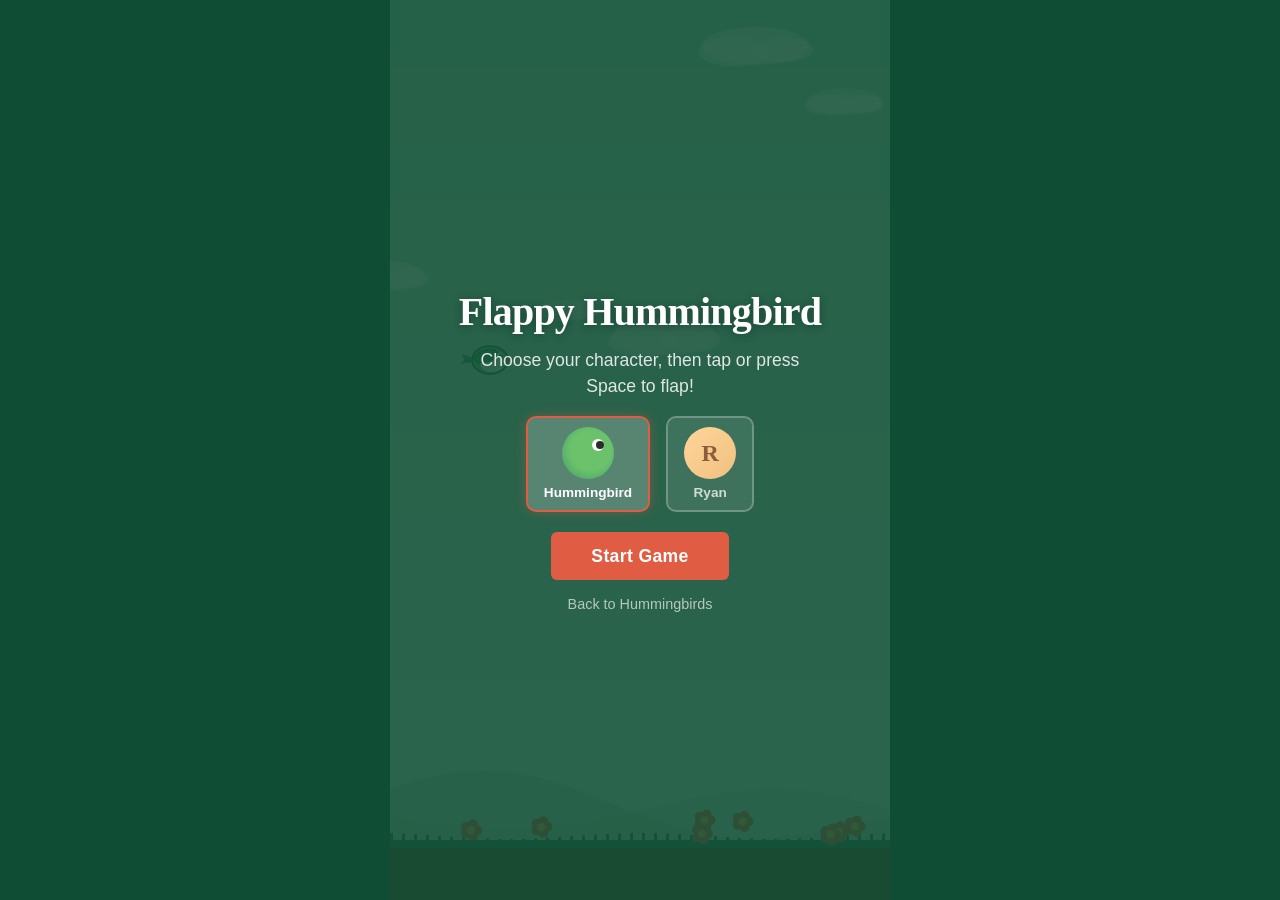
<file: game/index.html>
<!DOCTYPE html>
<html lang="en">
<head>
  <meta charset="UTF-8">
  <meta name="viewport" content="width=device-width, initial-scale=1.0, user-scalable=no">
  <title>Flappy Hummingbird</title>
  <link rel="stylesheet" href="style.css">
</head>
<body>
  <div id="game-wrapper">
    <canvas id="game-canvas"></canvas>

    <div id="screen-start" class="overlay">
      <h1>Flappy Hummingbird</h1>
      <p>Choose your character, then tap or press Space to flap!</p>
      <div id="character-select">
        <button class="char-btn selected" data-char="hummingbird">
          <div class="char-preview char-preview-bird"></div>
          <span>Hummingbird</span>
        </button>
        <button class="char-btn" data-char="ryan">
          <div class="char-preview char-preview-ryan"></div>
          <span>Ryan</span>
        </button>
      </div>
      <button id="btn-start" class="game-btn">Start Game</button>
      <a href="../index.html" class="back-link">Back to Hummingbirds</a>
    </div>

    <div id="screen-gameover" class="overlay hidden">
      <h2>Game Over</h2>
      <p id="final-score">Score: 0</p>
      <p id="high-score">Best: 0</p>
      <button id="btn-restart" class="game-btn">Play Again</button>
      <a href="../index.html" class="back-link">Back to Hummingbirds</a>
    </div>

    <div id="score-display" class="hidden">0</div>
  </div>

  <script src="game.js"></script>
</body>
</html>
</file>
<file: game/style.css>
/* ===== Flappy Hummingbird Game Styles ===== */

*,
*::before,
*::after {
  margin: 0;
  padding: 0;
  box-sizing: border-box;
}

:root {
  --color-primary: #1a6b4a;
  --color-primary-dark: #0f4d34;
  --color-accent: #e05d44;
  --color-bg: #fafaf7;
  --color-white: #ffffff;
  --font-heading: 'Georgia', 'Times New Roman', serif;
  --font-body: 'Segoe UI', 'Helvetica Neue', Arial, sans-serif;
}

html, body {
  width: 100%;
  height: 100%;
  overflow: hidden;
  background-color: #0f4d34;
  font-family: var(--font-body);
}

#game-wrapper {
  position: relative;
  width: 100%;
  height: 100vh;
  max-width: 500px;
  margin: 0 auto;
  overflow: hidden;
  background-color: #d4edda;
}

#game-canvas {
  display: block;
  width: 100%;
  height: 100%;
}

/* ===== Overlays ===== */
.overlay {
  position: absolute;
  top: 0;
  left: 0;
  right: 0;
  bottom: 0;
  display: flex;
  flex-direction: column;
  align-items: center;
  justify-content: center;
  background: rgba(15, 77, 52, 0.85);
  z-index: 10;
  padding: 2rem;
  text-align: center;
}

.overlay.hidden {
  display: none;
}

.overlay h1 {
  font-family: var(--font-heading);
  font-size: 2.5rem;
  color: var(--color-white);
  margin-bottom: 0.75rem;
  letter-spacing: -0.02em;
  text-shadow: 0 2px 8px rgba(0, 0, 0, 0.3);
}

.overlay h2 {
  font-family: var(--font-heading);
  font-size: 2rem;
  color: var(--color-white);
  margin-bottom: 0.75rem;
  text-shadow: 0 2px 8px rgba(0, 0, 0, 0.3);
}

.overlay p {
  font-size: 1.1rem;
  color: rgba(255, 255, 255, 0.85);
  margin-bottom: 1rem;
  max-width: 320px;
  line-height: 1.5;
}

/* ===== Buttons ===== */
.game-btn {
  display: inline-block;
  padding: 0.85rem 2.5rem;
  background-color: var(--color-accent);
  color: var(--color-white);
  font-size: 1.1rem;
  font-weight: 600;
  border: none;
  border-radius: 6px;
  cursor: pointer;
  transition: background-color 0.3s ease, transform 0.3s ease;
  letter-spacing: 0.02em;
  margin-bottom: 1rem;
  touch-action: manipulation;
}

.game-btn:hover {
  background-color: #c94d38;
  transform: translateY(-2px);
}

.game-btn:active {
  transform: translateY(0);
}

.back-link {
  display: inline-block;
  color: rgba(255, 255, 255, 0.65);
  font-size: 0.9rem;
  text-decoration: none;
  transition: color 0.3s ease;
}

.back-link:hover {
  color: rgba(255, 255, 255, 0.95);
}

/* ===== Score Display ===== */
#score-display {
  position: absolute;
  top: 1.5rem;
  left: 50%;
  transform: translateX(-50%);
  font-family: var(--font-heading);
  font-size: 3rem;
  font-weight: 700;
  color: var(--color-white);
  text-shadow: 0 2px 6px rgba(0, 0, 0, 0.35);
  z-index: 5;
  pointer-events: none;
  user-select: none;
}

#score-display.hidden {
  display: none;
}

/* ===== Game Over Score Styles ===== */
#final-score {
  font-family: var(--font-heading);
  font-size: 1.6rem;
  font-weight: 700;
  color: var(--color-white);
}

#high-score {
  font-family: var(--font-heading);
  font-size: 1.1rem;
  color: rgba(255, 255, 255, 0.7);
  margin-bottom: 1.5rem;
}

/* ===== Character Selection ===== */
#character-select {
  display: flex;
  gap: 1rem;
  margin-bottom: 1.25rem;
}

.char-btn {
  display: flex;
  flex-direction: column;
  align-items: center;
  gap: 0.4rem;
  padding: 0.6rem 1rem;
  background: rgba(255, 255, 255, 0.1);
  border: 2px solid rgba(255, 255, 255, 0.25);
  border-radius: 10px;
  cursor: pointer;
  transition: all 0.2s ease;
  color: rgba(255, 255, 255, 0.75);
  font-family: var(--font-body);
  font-size: 0.85rem;
  font-weight: 600;
}

.char-btn:hover {
  background: rgba(255, 255, 255, 0.18);
  border-color: rgba(255, 255, 255, 0.45);
}

.char-btn.selected {
  background: rgba(255, 255, 255, 0.22);
  border-color: var(--color-accent);
  color: var(--color-white);
  box-shadow: 0 0 12px rgba(224, 93, 68, 0.35);
}

.char-preview {
  width: 52px;
  height: 52px;
  border-radius: 50%;
  overflow: hidden;
}

.char-preview-bird {
  background: radial-gradient(circle at 55% 45%, #6bc26b 50%, #3d9970 100%);
  position: relative;
}

.char-preview-bird::after {
  content: '';
  position: absolute;
  top: 14px;
  right: 10px;
  width: 8px;
  height: 8px;
  background: #2c2c2c;
  border-radius: 50%;
  box-shadow: -2px 0 0 2px #fff;
}

.char-preview-ryan {
  background: linear-gradient(135deg, #ffd699 0%, #f0c080 100%);
  position: relative;
  display: flex;
  align-items: center;
  justify-content: center;
}

.char-preview-ryan::after {
  content: 'R';
  position: absolute;
  top: 50%;
  left: 50%;
  transform: translate(-50%, -50%);
  font-size: 1.5rem;
  font-weight: 800;
  color: #8b5e3c;
  font-family: var(--font-heading);
}

/* ===== Responsive ===== */
@media (max-width: 500px) {
  .overlay h1 {
    font-size: 2rem;
  }

  .overlay h2 {
    font-size: 1.6rem;
  }

  .overlay p {
    font-size: 1rem;
  }

  #score-display {
    font-size: 2.5rem;
  }
}
</file>
